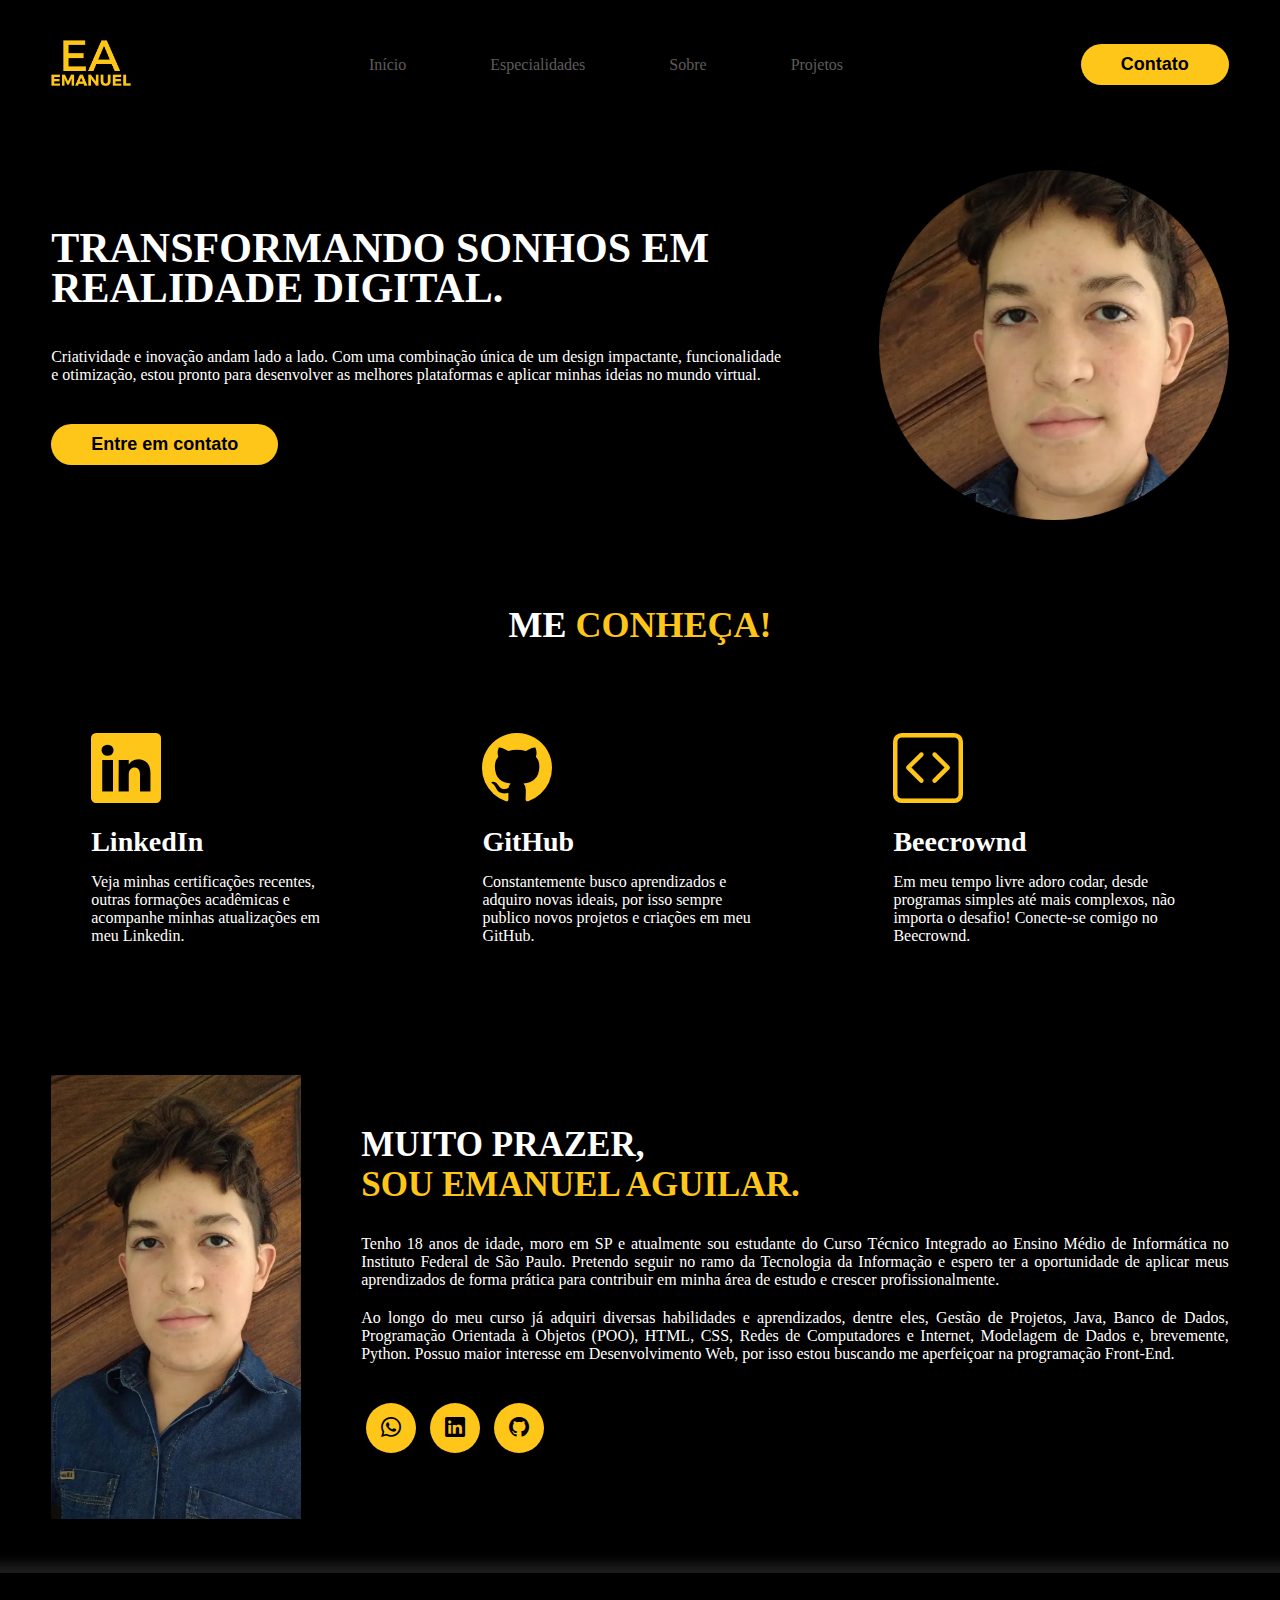
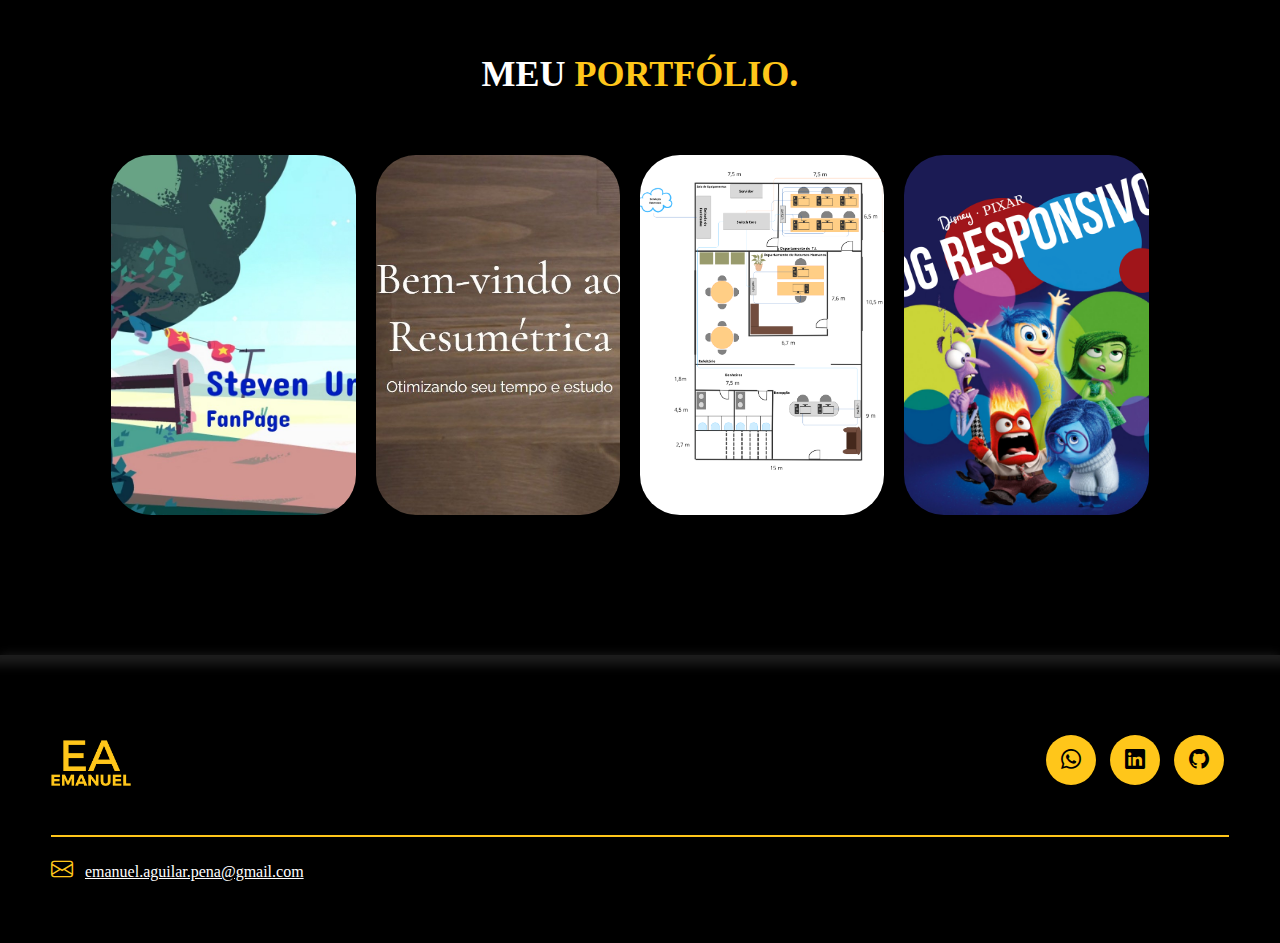
<file: MyPortfolio/index.html>
<!DOCTYPE html>
<html lang="pt-br">
<head>
    <meta charset="UTF-8">
    <meta name="viewport" content="width=device-width, initial-scale=1.0">
    <!--BOOTSTRAT ICONS-->
    <link rel="stylesheet" href="https://cdn.jsdelivr.net/npm/bootstrap-icons@1.11.3/font/bootstrap-icons.min.css">
    <!--FIM BOOTSTRAP ICONS-->
    <link rel="shortcut icon" href="./assets/perfil.png" type="image/x-icon">
    <link rel="stylesheet" href="style.css">
    <title>Meu Portfólio</title>
</head>
<body>

    <header>
        <!--div separa os elementos da margem-->
        <div class="interface">
            <div class="logo">
                <a href="#">
                    <img src="./assets/logo.png" alt="Logo portifólio" width="80">
                </a>
            </div><!--logo-->

            <!--criar menu-->
            <nav class="menu">
                <ul>
                    <li><a href="#">Início</a></li>
                    <li><a href="#">Especialidades</a></li>
                    <li><a href="#">Sobre</a></li>
                    <li><a href="#">Projetos</a></li>
                </ul>
            </nav>
            
            <div class="contato">
                <a href="#">
                    <button>Contato</button>
                </a>
            </div><!--contato-->
        </div><!--interface-->
    </header>

    <main>
        <section class="topo">
        <div class="interface">
            <div class="flex">
                <div class="txt-topo">
                    <h1>TRANSFORMANDO SONHOS EM REALIDADE DIGITAL<span>.</span></h1>
                    <p>Criatividade e inovação andam lado a lado. Com uma combinação única de um design impactante, funcionalidade e otimização, 
                        estou pronto para desenvolver as melhores plataformas e aplicar minhas ideias no mundo virtual.
                    </p>

                    <div class="contato">
                        <a href="#">
                            <button>Entre em contato</button>
                        </a>
                    </div>
                </div><!--txt-topo-->

                <div class="img-topo">
                    <img src="./assets/img-topo.png" alt="Foto" width="350">
                </div><!--img-topo-->
            </div><!--flex-->
        </div><!--interface-->
        </section><!--topo-->

        <section class="especialidades">
        <div class="interface">
            <h2 class="titulo">ME <span>CONHEÇA!</span></h2>
            <div class="flex">
                <div class="especialidades-box">
                    <a href="https://www.linkedin.com/in/emanuel-aguilar-pena-914b63293/">
                        <i class="bi bi-linkedin"></i>
                        <h3>LinkedIn</h3>
                        <p>Veja minhas certificações recentes, outras formações acadêmicas 
                            e acompanhe minhas atualizações em meu Linkedin.</p>
                    </a>
                </div><!--especialidades-box-->

                <div class="especialidades-box">
                    <a href="https://github.com/AguilarPena">
                        <i class="bi bi-github"></i>
                        <h3>GitHub</h3>
                        <p>Constantemente busco aprendizados e adquiro novas ideais, 
                            por isso sempre publico novos projetos e criações em meu GitHub.</p>
                    </a>
                </div><!--especialidades-box-->

                <div class="especialidades-box">
                    <a href="https://judge.beecrowd.com/pt/profile/972381">
                        <i class="bi bi-code-square"></i>
                        <h3>Beecrownd</h3>
                        <p>Em meu tempo livre adoro codar, desde programas simples até mais complexos,
                            não importa o desafio! Conecte-se comigo no Beecrownd.</p>
                    </a>
                </div><!--especialidades-box-->
            </div><!--flex-->
        </div><!--interface-->
        </section><!--especialidades-->

        <section class="sobre">
            <div class="interface">
                <div class="flex">
                    <div class="ima-sobre">
                        <img src="./assets/img-sobre.jpeg" alt="Imagem Emanuel" width="250">
                    </div>
                    
                    <div class="txt-sobre">
                        <h2>MUITO PRAZER, <span>SOU EMANUEL AGUILAR.</span></h2>
                        <p>Tenho 18 anos de idade, moro em SP e atualmente sou estudante do Curso Técnico Integrado ao Ensino Médio de Informática no Instituto Federal de São Paulo. Pretendo seguir no ramo da Tecnologia da Informação e espero ter a oportunidade de aplicar meus aprendizados de forma prática para contribuir em minha área de estudo e crescer profissionalmente.</p>                    
                        <p>Ao longo do meu curso já adquiri diversas habilidades e aprendizados, dentre eles, Gestão de Projetos, Java, Banco de Dados, Programação Orientada à Objetos (POO), HTML, CSS, Redes de Computadores e Internet, Modelagem de Dados e, brevemente, Python. Possuo maior interesse em Desenvolvimento Web, por isso estou buscando me aperfeiçoar na programação Front-End.
                        </p>
                        <div class="EA-social">
                            <a href="https://wa.me/qr/2FQ2P2LBC7PYO1"><button><i class="bi bi-whatsapp"></i></button></a>
                            <a href="https://www.linkedin.com/in/emanuel-aguilar-pena-914b63293/"><button><i class="bi bi-linkedin"></i></button></a>
                            <a href="https://github.com/AguilarPena"><button><i class="bi bi-github"></i></button></a>
                        </div>
                    </div>
                </div>
            </div><!--sobre-->
        </section><!--sobre-->

        <section class="portfolio">
            <div class="interface">
                <h2 class="titulo">MEU <span>PORTFÓLIO.</span></h2>                
                <div class="flex">
                    <div class="img-port img1">
                        <a href="https://github.com/AguilarPena/FanPage-SU">
                            <div class="overlay">Site - Steven Universo</div>
                        </a>
                    </div>
                    <div class="img-port img2">
                        <a href="https://github.com/AguilarPena/ProjetoIntegrado">
                            <div class="overlay">Plataforma de Resumos</div>
                        </a>
                    </div>
                    <div class="img-port img3">
                        <a href="https://github.com/AguilarPena/RedesComputadores">
                            <div class="overlay">Cabeamento Estruturado</div>
                        </a>
                    </div>
                    <div class="img-port img4">
                        <a href="https://github.com/GabiVictoria/divertidamente_blog">
                            <div class="overlay">Blog - Divertidamente</div>
                        </a>
                    </div>
                </div><!--flex-->
            </div><!--interface-->
        </section><!--portfolio-->
    </main>

    <footer>
        <div class="interface">
                <div class="line-footer">
                    <div class="flex">
                    <div class="logo-footer">
                        <img src="./assets/logo.png" alt="Logo portfólio" width="80">
                    </div><!--logo-footer-->

                    <div class="EA-social">
                        <a href="https://wa.me/qr/2FQ2P2LBC7PYO1"><button><i class="bi bi-whatsapp"></i></button></a>
                        <a href="https://www.linkedin.com/in/emanuel-aguilar-pena-914b63293/"><button><i class="bi bi-linkedin"></i></button></a>
                        <a href="https://github.com/AguilarPena"><button><i class="bi bi-github"></i></button></a>
                    </div><!--EA-social-->
                </div>
            </div><!--line-footer-->

            <div class="line-footer borda">
                <p><i class="bi bi-envelope"></i><a href="mailto:emanuel.aguilar.pena@gmail.com">emanuel.aguilar.pena@gmail.com</a></p>
            </div><!--line-footer-->
        </div><!--interface-->
    </footer>
</body>
</html>
</file>
<file: MyPortfolio/style.css>
/*ESTILO GERAL*/
*{
    margin: 0;
    padding: 0;
    box-sizing: border-box;

}

body{
    background-color: black;
    height: 100vh;
}

.interface{
    max-width: 1280px;
    margin: 0 auto;
}

.flex{
    display: flex;
}

.contato button{
    padding: 10px 40px;
    font-size: 18px;
    font-weight: 600;
    background-color: #FFC61A;
    border: 0;
    border-radius: 30px;
    cursor: pointer;
    transition: .5s;
}

.topo button:hover{
    transform: scale(1.05);
}

h2.titulo{
    color: #fff;
    font-size: 36px;
    text-align: center;
}

h2.titulo span{
    color: #FFC61A;
}

button:hover{
    box-shadow: 0px 0px 8px #FFC61A;
    transform: scale(1.05);
}

.EA-social button{
    width: 50px;
    height: 50px;
    border-radius: 50%;
    border: none;
    background-color: #FFC61A;
    font-size: 20px;
    cursor: pointer;
    margin: 20px 5px;
    transition: .2s;
}

/*ESTILO CABEÇALHO*/

header{
    padding: 40px 4%;
}

header > .interface{
    display: flex;
    align-items: center;
    justify-content: space-between;
}

/*ESTILO FONTE*/

header a{
    color: #5c5c5c;
    text-decoration: none;
    display: inline-block;
    transition: .2s;
}

header a:hover{
    color: #fff;
    transform: scale(1.05);
}

header nav ul{
    list-style-type: none;
}

header nav ul li{
    display: inline-block;
    padding: 0 40px;
}

/*ESTILO TOPO DO SITE*/

section.topo{
    padding: 40px 4%;
}

section.topo .flex{
    align-items: center;
    justify-content: center;
    gap: 90px;
}

.topo h1{
    color: #fff;
    font-size: 42px;
    line-height: 40px;
}

.topo .txt-topo p{
    color: #fff;
    margin: 40px 0;
}

.topo .img-topo img{
    position: relative;
    animation: flutuante 2s ease-in-out infinite alternate;
}

@keyframes flutuante{
    0%{
        top: 0;
    }
    100%{
        top: 30px;
    }
}

/*ESTILO DAS ESPECIALIDADES*/

section.especialidades{
    padding: 40px 4%;
}

.especialidades-box a {
    display: block; /* Faz o link cobrir toda a caixa */
    text-decoration: none;
    color: #fff;
}

section.especialidades .flex{
    gap: 60px;
}

.especialidades .especialidades-box{
    color: #fff;
    padding: 40px;
    border-radius: 20px;
    margin-top: 45px;
    transition: .2s;
}

.especialidades .especialidades-box:hover{
    transform: scale(1.05);
    box-shadow: 0 0 10px #ffffff80;
}

.especialidades .especialidades-box i{
    font-size: 70px;
    color: #FFC61A;
}

.especialidades .especialidades-box h3{
    font-size: 28px;
    margin: 15px 0;
}

/*ESTILO SOBRE*/

section.sobre{
 padding: 50px 4%;
}

section.sobre .flex{
    align-items: center;
    gap: 60px;
}

.sobre .txt-sobre{
    color: #fff;
}

.sobre .txt-sobre h2{
    font-size: 35px;
    line-height: 40px;
    margin-bottom: 30px;
}

.sobre .txt-sobre h2 span{
    color: #FFC61A;
    display: block;
}

.sobre .txt-sobre p{
    margin: 20px 0;
    text-align: justify;
}

/*ESTILO PORTFÓLIO*/

section.portfolio{
    padding: 80px 4%;
    box-shadow: 0 0 10px 10px #ffffff1d;
}

section.portfolio .flex{
    justify-content: space-around;
    margin: 60px;
}

.img-port{
    width: 360px;
    height: 360px;
    background-size:cover;
    margin-right: 20px; /* Espaço entre os itens */
    background-position: 100% 0%;
    transition: .8s;
    cursor: pointer;
    border-radius: 40px;
    position: relative;
    background-size: cover;
    background-position: center;
}

/*
.img-port:hover{
    background-position: 100% 100%;
}
*/

.img1 {
    background-image: url(./assets/img1.jpeg);
}

.img2 {
    background-image: url(./assets/img2.jpeg);
}

.img3 {
    background-image: url(./assets/img3.png);
}

.img4 {
    background-image: url(./assets/img4.png);
}

.overlay{
    position: absolute;
    top: 0;
    left: 0;
    width: 100%;
    height: 100%;
    border-radius: 40px;
    display: flex;
    align-items: center;
    justify-content: center;
    font-size: 24px;
    font-weight: 600;
    background-color: #000000ad;
    color: #ffffffc5;
    opacity: 0;
    transition: .8s;
}

.overlay:hover{
    opacity: 1;
}

/*ESTILO RODAPÉ*/

footer{
    padding: 40px 4%;
    box-shadow: 0 0 10px 0px #ffffff1d;
}

footer .flex{
    justify-content: space-between;
}

footer .line-footer{
    padding: 20px 0;
}

footer .logo-footer{
    margin: 25px 0;
}

.borda{
    border-top: 2px solid #FFC61A;
}

footer .line-footer p i{
    color: #FFC61A;
    font-size: 22px;
}

footer .line-footer p a{
    color: #fff;
    margin: 1%;
}
</file>
